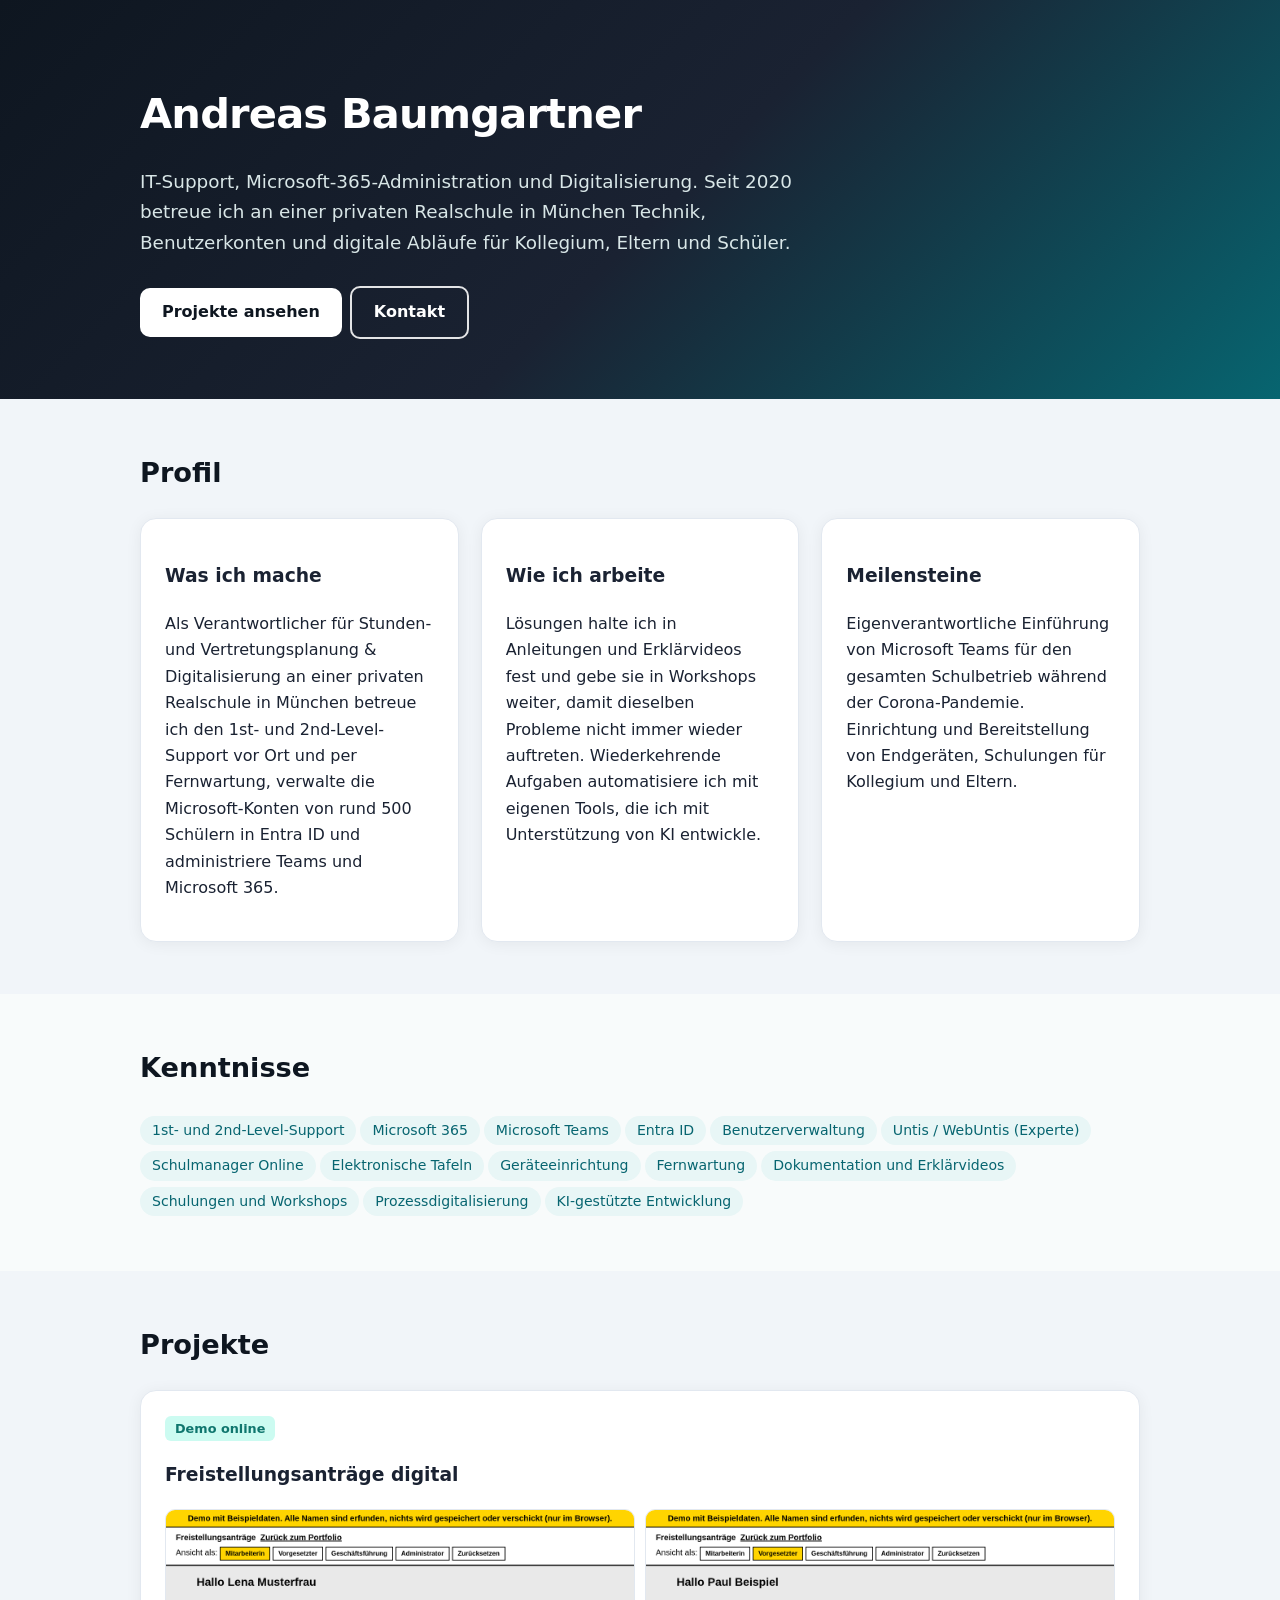
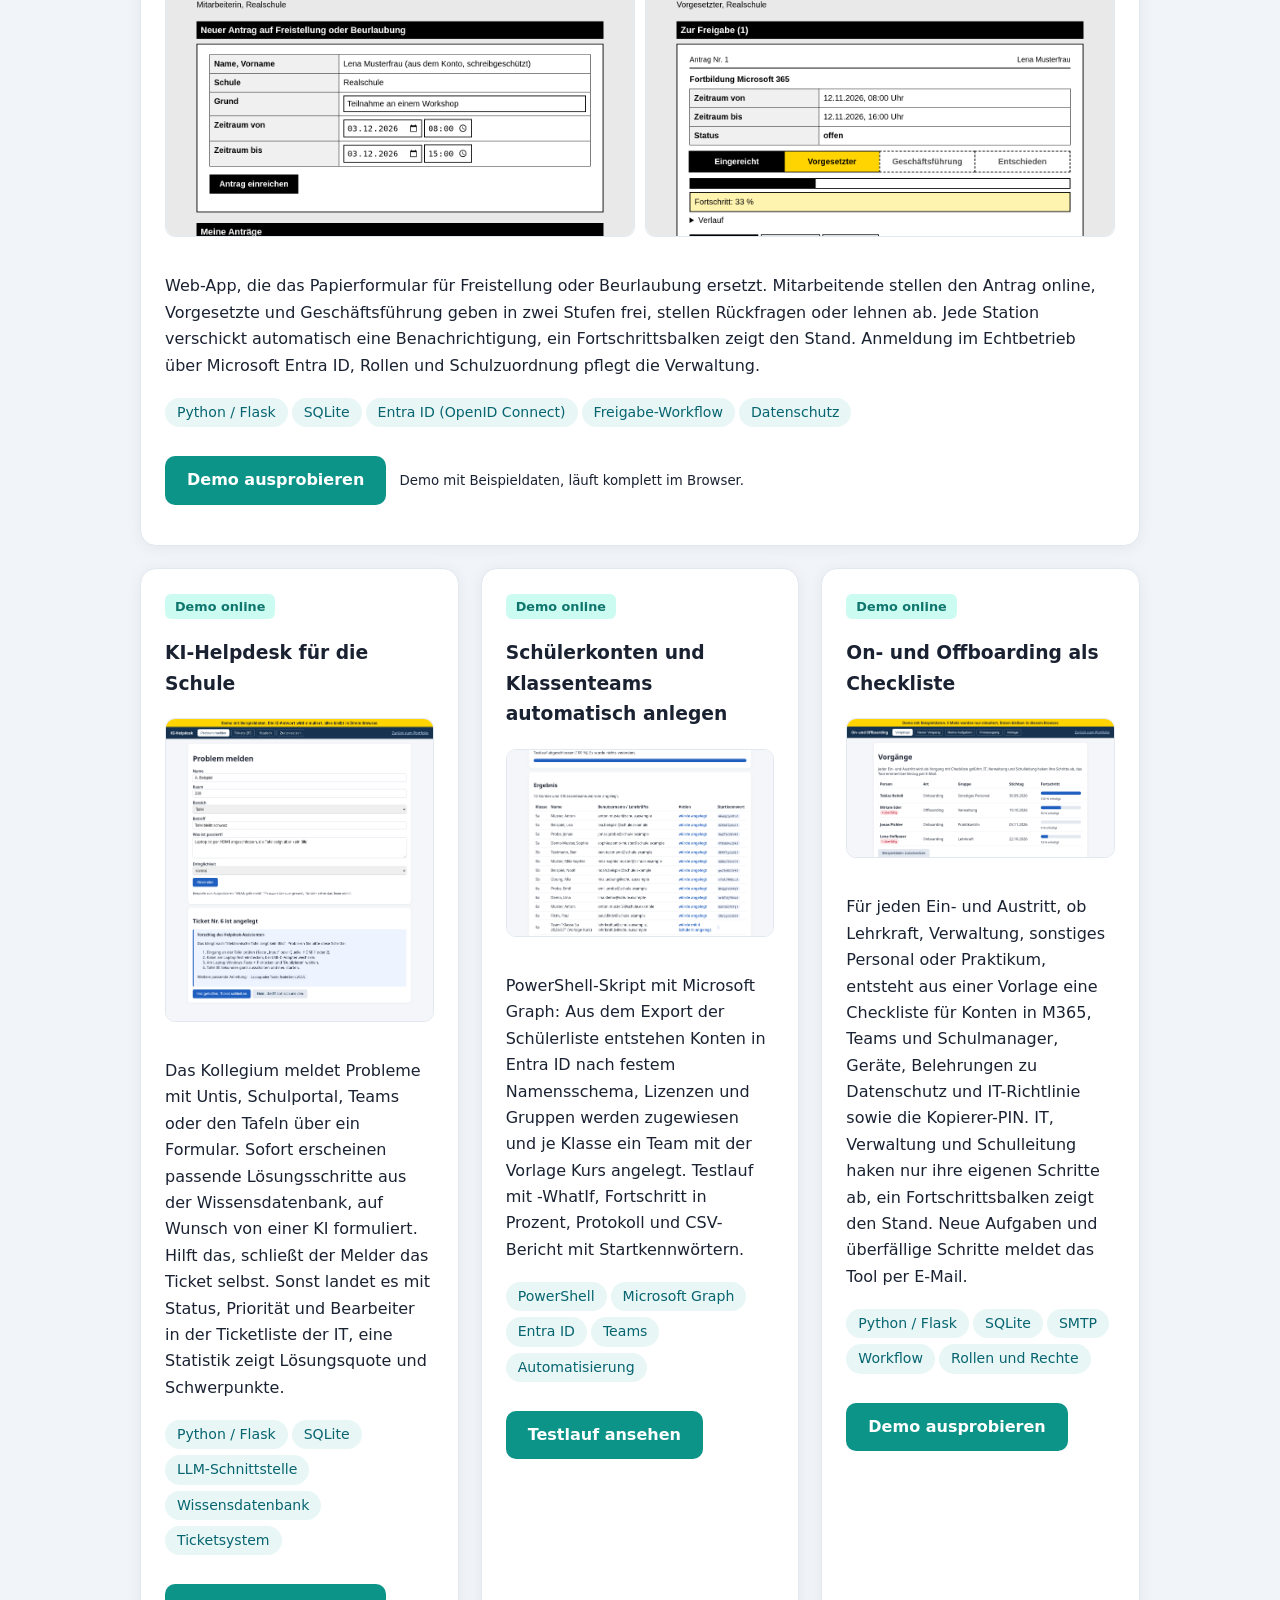
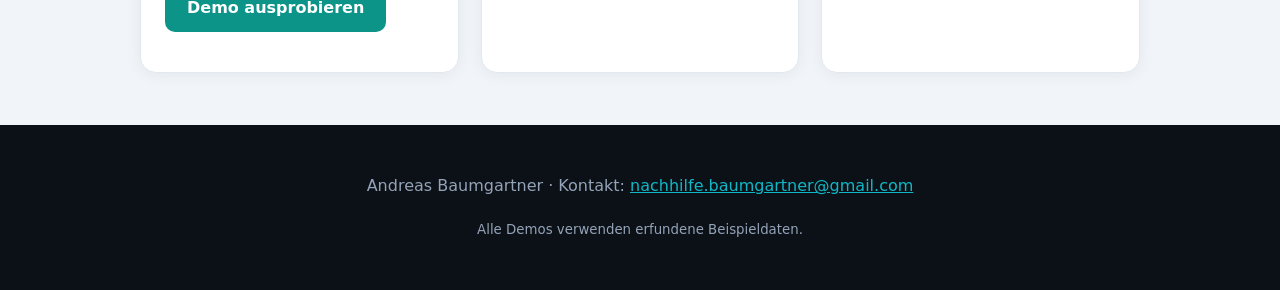
<file: index.html>
<!doctype html><html lang="de"><head><meta charset="utf-8"><meta name="viewport" content="width=device-width,initial-scale=1">
<title>Andreas Baumgartner | IT-Support und Administration</title><meta name="description" content="Portfolio von Andreas Baumgartner: IT-Support, Microsoft-365-Administration und eigene digitale Lösungen.">
<meta property="og:title" content="Andreas Baumgartner | IT-Support und Administration"><meta property="og:description" content="IT-Support, Microsoft-365-Administration und eigene digitale Lösungen mit Demos."><meta property="og:type" content="website"><meta property="og:url" content="https://baumgartner47.github.io/"><meta property="og:image" content="https://baumgartner47.github.io/assets/landing.png"><link rel="icon" href="data:image/svg+xml,%3Csvg xmlns=%27http://www.w3.org/2000/svg%27 viewBox=%270 0 64 64%27%3E%3Crect width=%2764%27 height=%2764%27 rx=%2712%27 fill=%27%230d9488%27/%3E%3Ctext x=%2732%27 y=%2742%27 font-size=%2728%27 text-anchor=%27middle%27 fill=%27white%27 font-family=%27Arial%27 font-weight=%27bold%27%3EAB%3C/text%3E%3C/svg%3E"><link rel="stylesheet" href="assets/style.css"></head><body>
<header><div class="wrap"><h1>Andreas Baumgartner</h1>
<p>IT-Support, Microsoft-365-Administration und Digitalisierung. Seit 2020 betreue ich an einer privaten Realschule in München Technik, Benutzerkonten und digitale Abläufe für Kollegium, Eltern und Schüler.</p>
<a class="btn" href="#projekte">Projekte ansehen</a><a class="btn o" href="mailto:nachhilfe.baumgartner@gmail.com">Kontakt</a></div></header>
<section><div class="wrap"><h2>Profil</h2><div class="grid">
<div class="card"><h3>Was ich mache</h3><p>Als Verantwortlicher für Stunden- und Vertretungsplanung &amp; Digitalisierung an einer privaten Realschule in München betreue ich den 1st- und 2nd-Level-Support vor Ort und per Fernwartung, verwalte die Microsoft-Konten von rund 500 Schülern in Entra ID und administriere Teams und Microsoft 365.</p></div>
<div class="card"><h3>Wie ich arbeite</h3><p>Lösungen halte ich in Anleitungen und Erklärvideos fest und gebe sie in Workshops weiter, damit dieselben Probleme nicht immer wieder auftreten. Wiederkehrende Aufgaben automatisiere ich mit eigenen Tools, die ich mit Unterstützung von KI entwickle.</p></div>
<div class="card"><h3>Meilensteine</h3><p>Eigenverantwortliche Einführung von Microsoft Teams für den gesamten Schulbetrieb während der Corona-Pandemie. Einrichtung und Bereitstellung von Endgeräten, Schulungen für Kollegium und Eltern.</p></div>
</div></div></section>
<section class="alt"><div class="wrap"><h2>Kenntnisse</h2><div class="tags">
<span>1st- und 2nd-Level-Support</span><span>Microsoft 365</span><span>Microsoft Teams</span><span>Entra ID</span><span>Benutzerverwaltung</span><span>Untis / WebUntis (Experte)</span><span>Schulmanager Online</span><span>Elektronische Tafeln</span><span>Geräteeinrichtung</span><span>Fernwartung</span><span>Dokumentation und Erklärvideos</span><span>Schulungen und Workshops</span><span>Prozessdigitalisierung</span><span>KI-gestützte Entwicklung</span>
</div></div></section>
<section id="projekte"><div class="wrap"><h2>Projekte</h2><div class="grid">
<div class="card" style="grid-column:1/-1"><span class="badge live">Demo online</span><h3>Freistellungsanträge digital</h3>
<div class="shots"><a href="freistellungen-demo/"><img src="assets/demo_antrag.png" alt="Antragsformular der Demo"></a><a href="freistellungen-demo/"><img src="assets/demo_freigabe.png" alt="Freigabeansicht der Demo"></a></div>
<p>Web-App, die das Papierformular für Freistellung oder Beurlaubung ersetzt. Mitarbeitende stellen den Antrag online, Vorgesetzte und Geschäftsführung geben in zwei Stufen frei, stellen Rückfragen oder lehnen ab. Jede Station verschickt automatisch eine Benachrichtigung, ein Fortschrittsbalken zeigt den Stand. Anmeldung im Echtbetrieb über Microsoft Entra ID, Rollen und Schulzuordnung pflegt die Verwaltung.</p>
<div class="tags"><span>Python / Flask</span><span>SQLite</span><span>Entra ID (OpenID Connect)</span><span>Freigabe-Workflow</span><span>Datenschutz</span></div>
<p><a class="btn primary" href="freistellungen-demo/">Demo ausprobieren</a> <small>Demo mit Beispieldaten, läuft komplett im Browser.</small></p></div>
<div class="card"><span class="badge live">Demo online</span><h3>KI-Helpdesk für die Schule</h3>
<a href="helpdesk-demo/"><img src="assets/helpdesk.png" alt="KI-Helpdesk-Demo"></a>
<p>Das Kollegium meldet Probleme mit Untis, Schulportal, Teams oder den Tafeln über ein Formular. Sofort erscheinen passende Lösungsschritte aus der Wissensdatenbank, auf Wunsch von einer KI formuliert. Hilft das, schließt der Melder das Ticket selbst. Sonst landet es mit Status, Priorität und Bearbeiter in der Ticketliste der IT, eine Statistik zeigt Lösungsquote und Schwerpunkte.</p>
<div class="tags"><span>Python / Flask</span><span>SQLite</span><span>LLM-Schnittstelle</span><span>Wissensdatenbank</span><span>Ticketsystem</span></div>
<p><a class="btn primary" href="helpdesk-demo/">Demo ausprobieren</a></p></div>
<div class="card"><span class="badge live">Demo online</span><h3>Schülerkonten und Klassenteams automatisch anlegen</h3>
<a href="kontenautomatik-demo/"><img src="assets/kontenautomatik.png" alt="Kontenautomatik-Demo"></a>
<p>PowerShell-Skript mit Microsoft Graph: Aus dem Export der Schülerliste entstehen Konten in Entra ID nach festem Namensschema, Lizenzen und Gruppen werden zugewiesen und je Klasse ein Team mit der Vorlage Kurs angelegt. Testlauf mit -WhatIf, Fortschritt in Prozent, Protokoll und CSV-Bericht mit Startkennwörtern.</p>
<div class="tags"><span>PowerShell</span><span>Microsoft Graph</span><span>Entra ID</span><span>Teams</span><span>Automatisierung</span></div>
<p><a class="btn primary" href="kontenautomatik-demo/">Testlauf ansehen</a></p></div>
<div class="card"><span class="badge live">Demo online</span><h3>On- und Offboarding als Checkliste</h3>
<a href="onboarding-demo/"><img src="assets/onboarding.png" alt="On- und Offboarding-Demo"></a>
<p>Für jeden Ein- und Austritt, ob Lehrkraft, Verwaltung, sonstiges Personal oder Praktikum, entsteht aus einer Vorlage eine Checkliste für Konten in M365, Teams und Schulmanager, Geräte, Belehrungen zu Datenschutz und IT-Richtlinie sowie die Kopierer-PIN. IT, Verwaltung und Schulleitung haken nur ihre eigenen Schritte ab, ein Fortschrittsbalken zeigt den Stand. Neue Aufgaben und überfällige Schritte meldet das Tool per E-Mail.</p>
<div class="tags"><span>Python / Flask</span><span>SQLite</span><span>SMTP</span><span>Workflow</span><span>Rollen und Rechte</span></div>
<p><a class="btn primary" href="onboarding-demo/">Demo ausprobieren</a></p></div>
</div></div></section>
<footer><div class="wrap"><p>Andreas Baumgartner · Kontakt: <a href="mailto:nachhilfe.baumgartner@gmail.com">nachhilfe.baumgartner@gmail.com</a></p><p><small>Alle Demos verwenden erfundene Beispieldaten.</small></p></div></footer>
</body></html>
</file>
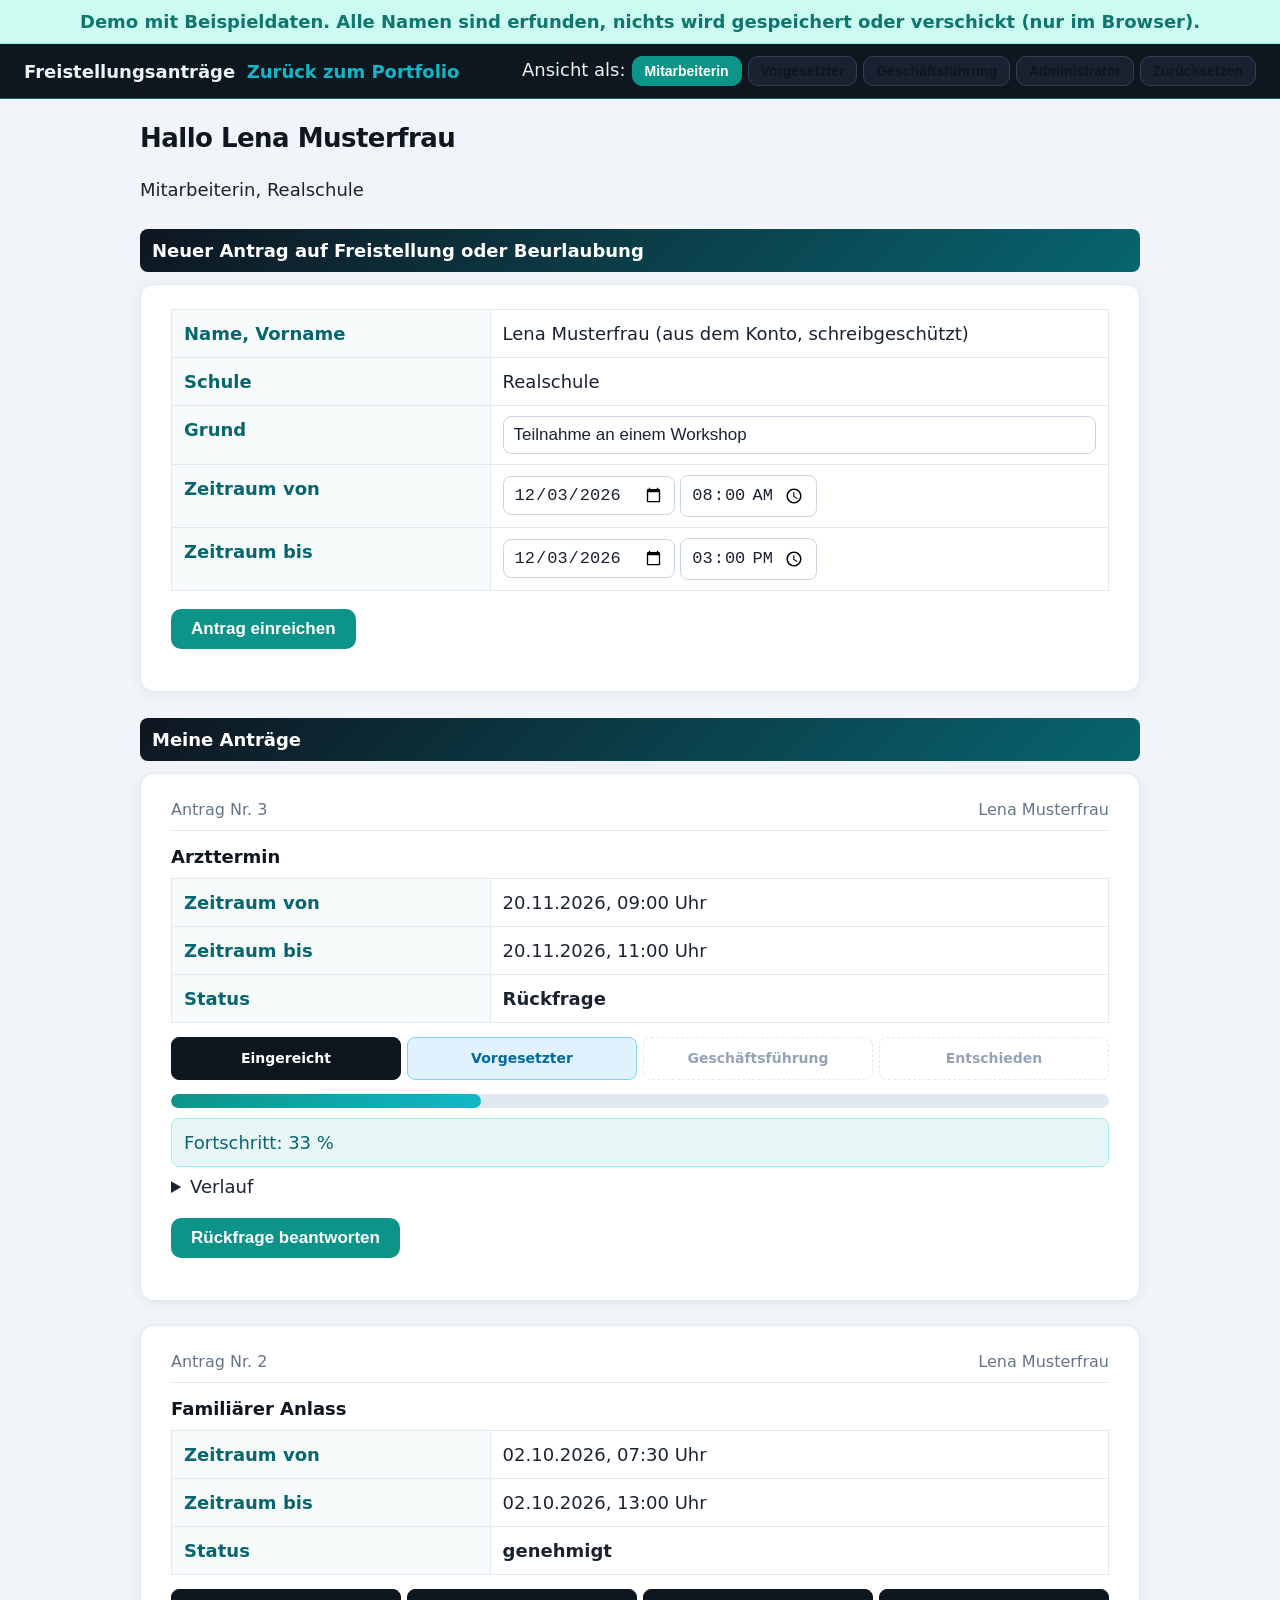
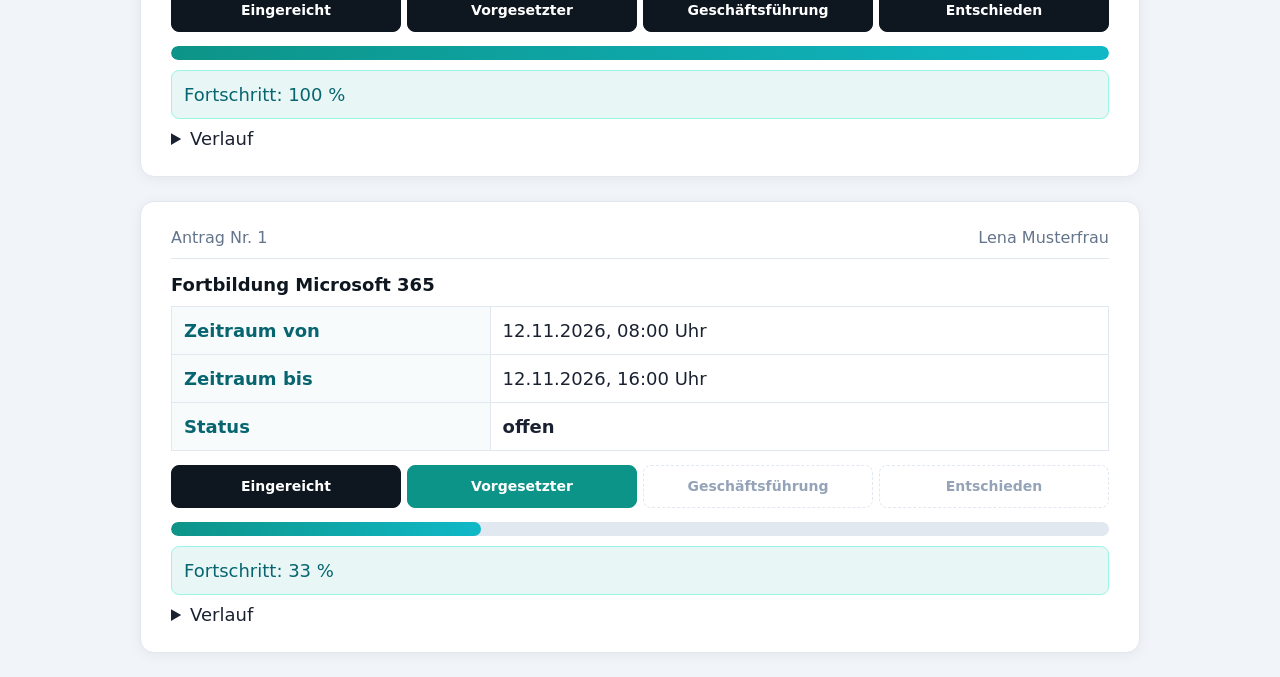
<file: freistellungen-demo/index.html>
<!doctype html><html lang="de"><head><meta charset="utf-8"><meta name="viewport" content="width=device-width,initial-scale=1">
<title>Freistellungsanträge (Demo mit Beispieldaten)</title><meta name="description" content="Demo mit Beispieldaten aus dem Portfolio von Andreas Baumgartner."><link rel="icon" href="data:image/svg+xml,%3Csvg xmlns=%27http://www.w3.org/2000/svg%27 viewBox=%270 0 64 64%27%3E%3Crect width=%2764%27 height=%2764%27 rx=%2712%27 fill=%27%230d9488%27/%3E%3Ctext x=%2732%27 y=%2742%27 font-size=%2728%27 text-anchor=%27middle%27 fill=%27white%27 font-family=%27Arial%27 font-weight=%27bold%27%3EAB%3C/text%3E%3C/svg%3E"><link rel="stylesheet" href="style.css"></head><body>
<div class="demo">Demo mit Beispieldaten. Alle Namen sind erfunden, nichts wird gespeichert oder verschickt (nur im Browser).</div>
<div class="top"><div><strong>Freistellungsanträge</strong> &nbsp;<a href="../">Zurück zum Portfolio</a></div>
<div class="role" id="roles"></div></div>
<main id="app"></main>
<script src="app.js"></script></body></html>
</file>
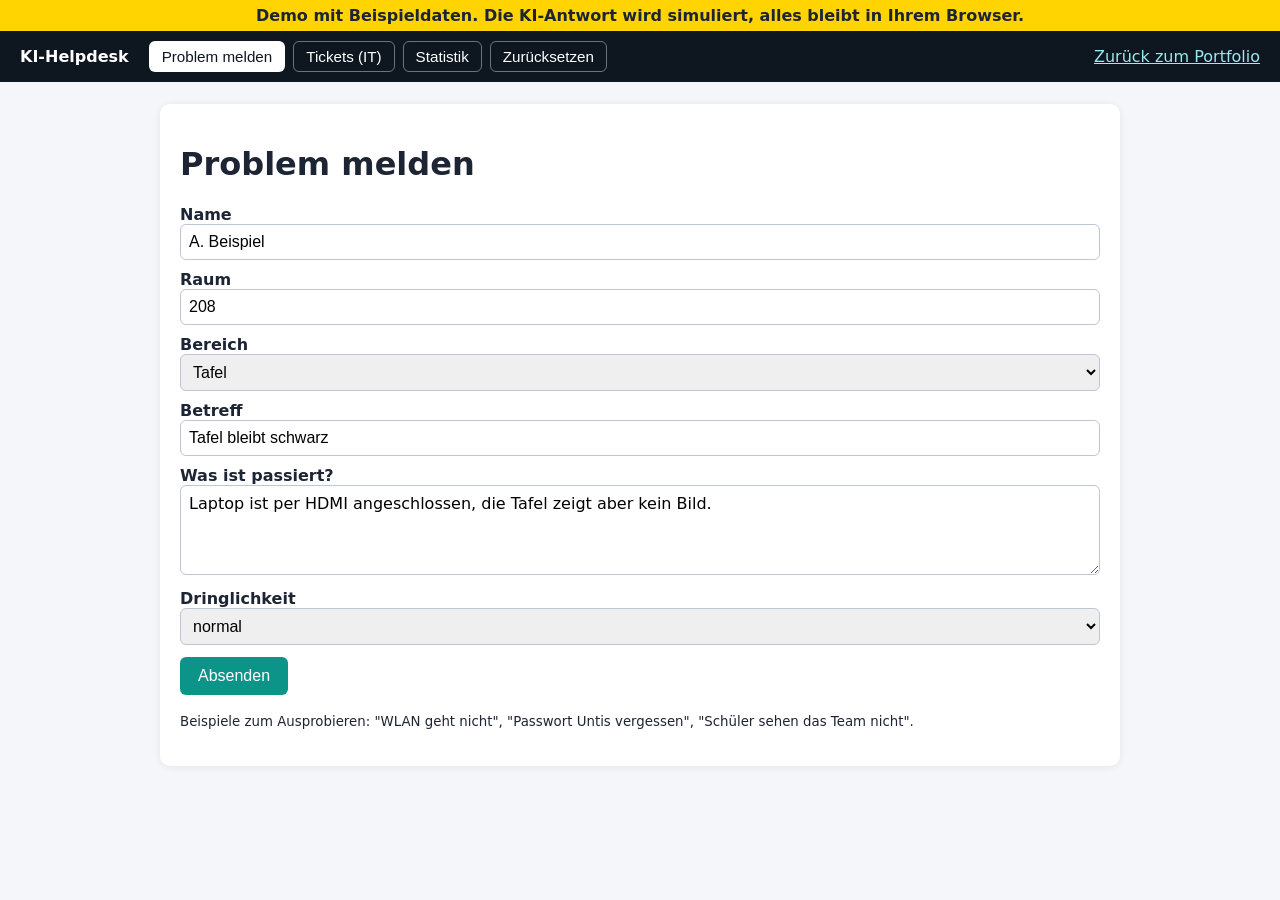
<file: helpdesk-demo/index.html>
<!doctype html><html lang="de"><head><meta charset="utf-8"><meta name="viewport" content="width=device-width,initial-scale=1">
<title>KI-Helpdesk (Demo mit Beispieldaten)</title><meta name="description" content="Demo mit Beispieldaten aus dem Portfolio von Andreas Baumgartner."><link rel="icon" href="data:image/svg+xml,%3Csvg xmlns=%27http://www.w3.org/2000/svg%27 viewBox=%270 0 64 64%27%3E%3Crect width=%2764%27 height=%2764%27 rx=%2712%27 fill=%27%230d9488%27/%3E%3Ctext x=%2732%27 y=%2742%27 font-size=%2728%27 text-anchor=%27middle%27 fill=%27white%27 font-family=%27Arial%27 font-weight=%27bold%27%3EAB%3C/text%3E%3C/svg%3E"><link rel="stylesheet" href="style.css"></head><body>
<div class="demo">Demo mit Beispieldaten. Die KI-Antwort wird simuliert, alles bleibt in Ihrem Browser.</div>
<nav><b>KI-Helpdesk</b><button data-v="melden" class="on">Problem melden</button><button data-v="liste">Tickets (IT)</button><button data-v="statistik">Statistik</button><button data-v="reset">Zurücksetzen</button><a href="../">Zurück zum Portfolio</a></nav>
<main id="app"></main><script src="app.js"></script></body></html>
</file>
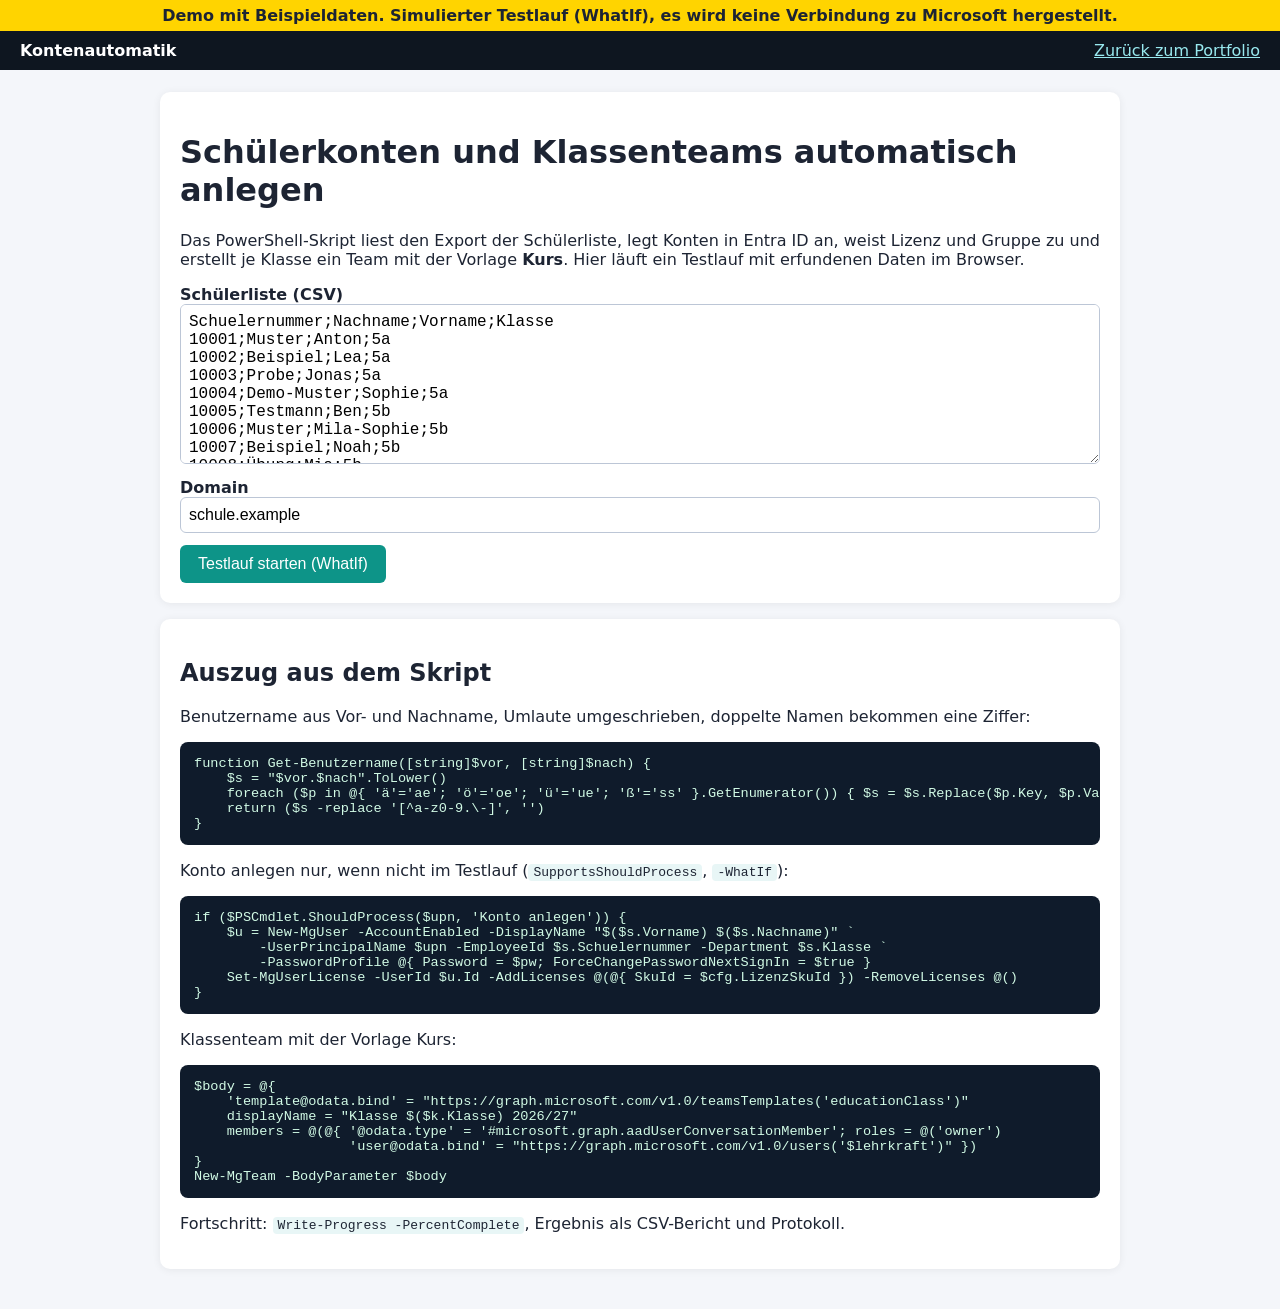
<file: kontenautomatik-demo/index.html>
<!doctype html><html lang="de"><head><meta charset="utf-8"><meta name="viewport" content="width=device-width,initial-scale=1">
<title>Kontenautomatik (Demo mit Beispieldaten)</title><meta name="description" content="Demo mit Beispieldaten aus dem Portfolio von Andreas Baumgartner."><link rel="icon" href="data:image/svg+xml,%3Csvg xmlns=%27http://www.w3.org/2000/svg%27 viewBox=%270 0 64 64%27%3E%3Crect width=%2764%27 height=%2764%27 rx=%2712%27 fill=%27%230d9488%27/%3E%3Ctext x=%2732%27 y=%2742%27 font-size=%2728%27 text-anchor=%27middle%27 fill=%27white%27 font-family=%27Arial%27 font-weight=%27bold%27%3EAB%3C/text%3E%3C/svg%3E"><link rel="stylesheet" href="style.css"></head><body>
<div class="demo">Demo mit Beispieldaten. Simulierter Testlauf (WhatIf), es wird keine Verbindung zu Microsoft hergestellt.</div>
<nav><b>Kontenautomatik</b><a href="../">Zurück zum Portfolio</a></nav>
<main>
<div class="box"><h1>Schülerkonten und Klassenteams automatisch anlegen</h1>
<p>Das PowerShell-Skript liest den Export der Schülerliste, legt Konten in Entra ID an, weist Lizenz und Gruppe zu und erstellt je Klasse ein Team mit der Vorlage <b>Kurs</b>. Hier läuft ein Testlauf mit erfundenen Daten im Browser.</p>
<label>Schülerliste (CSV)</label><textarea id="csv" style="min-height:160px;font-family:monospace"></textarea>
<label>Domain</label><input id="dom" value="schule.example">
<button class="btn" id="go">Testlauf starten (WhatIf)</button>
<div id="prog" style="display:none"><p id="pt"></p><div class="bar"><span id="pb" style="width:0"></span></div></div></div>
<div id="out"></div>
<div class="box"><h2>Auszug aus dem Skript</h2>
<p>Benutzername aus Vor- und Nachname, Umlaute umgeschrieben, doppelte Namen bekommen eine Ziffer:</p>
<pre>function Get-Benutzername([string]$vor, [string]$nach) {
    $s = "$vor.$nach".ToLower()
    foreach ($p in @{ 'ä'='ae'; 'ö'='oe'; 'ü'='ue'; 'ß'='ss' }.GetEnumerator()) { $s = $s.Replace($p.Key, $p.Value) }
    return ($s -replace '[^a-z0-9.\-]', '')
}</pre>
<p>Konto anlegen nur, wenn nicht im Testlauf (<code>SupportsShouldProcess</code>, <code>-WhatIf</code>):</p>
<pre>if ($PSCmdlet.ShouldProcess($upn, 'Konto anlegen')) {
    $u = New-MgUser -AccountEnabled -DisplayName "$($s.Vorname) $($s.Nachname)" `
        -UserPrincipalName $upn -EmployeeId $s.Schuelernummer -Department $s.Klasse `
        -PasswordProfile @{ Password = $pw; ForceChangePasswordNextSignIn = $true }
    Set-MgUserLicense -UserId $u.Id -AddLicenses @(@{ SkuId = $cfg.LizenzSkuId }) -RemoveLicenses @()
}</pre>
<p>Klassenteam mit der Vorlage Kurs:</p>
<pre>$body = @{
    'template@odata.bind' = "https://graph.microsoft.com/v1.0/teamsTemplates('educationClass')"
    displayName = "Klasse $($k.Klasse) 2026/27"
    members = @(@{ '@odata.type' = '#microsoft.graph.aadUserConversationMember'; roles = @('owner')
                   'user@odata.bind' = "https://graph.microsoft.com/v1.0/users('$lehrkraft')" })
}
New-MgTeam -BodyParameter $body</pre>
<p>Fortschritt: <code>Write-Progress -PercentComplete</code>, Ergebnis als CSV-Bericht und Protokoll.</p></div>
</main><script src="app.js"></script></body></html>
</file>
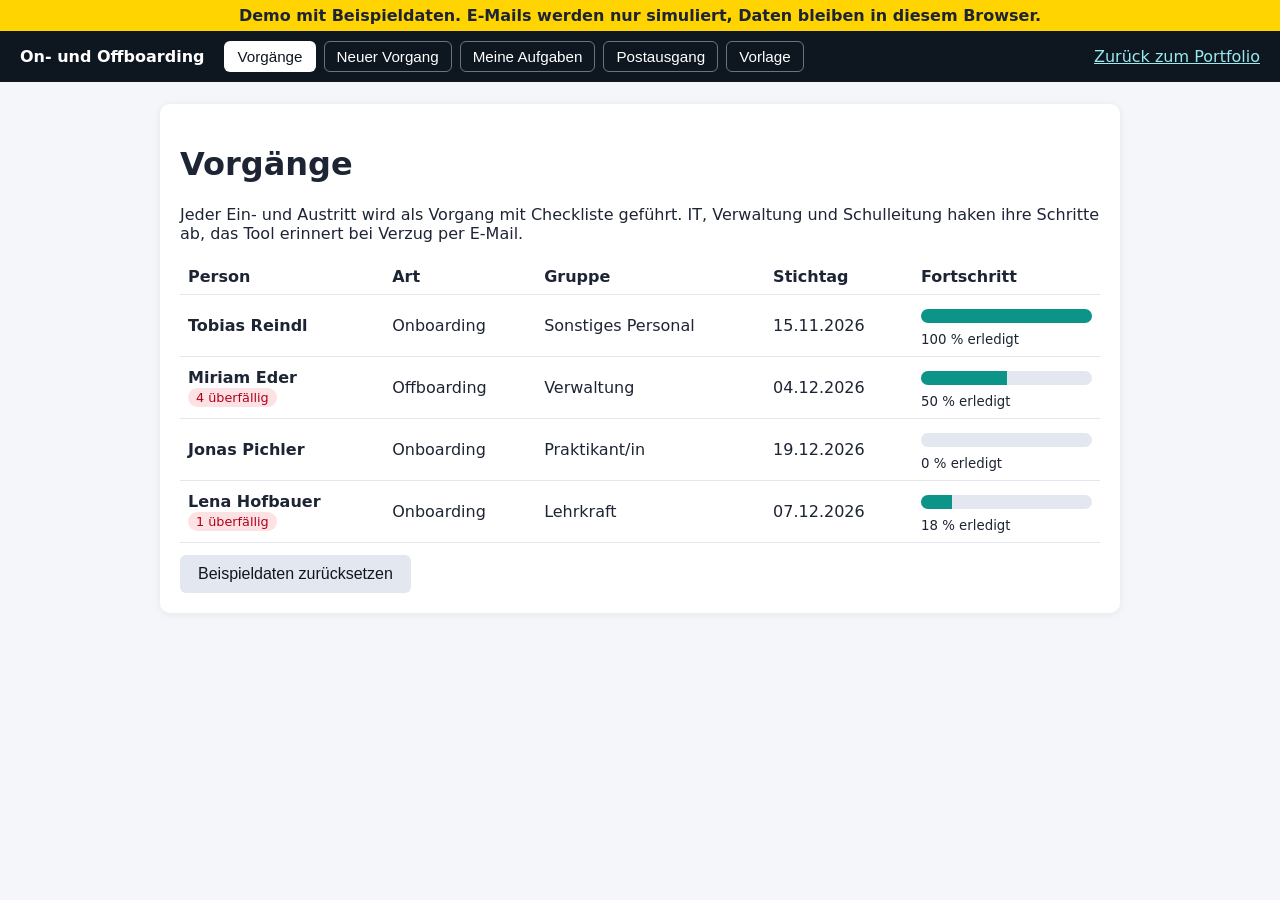
<file: onboarding-demo/index.html>
<!doctype html><html lang="de"><head><meta charset="utf-8"><meta name="viewport" content="width=device-width,initial-scale=1">
<title>On- und Offboarding (Demo mit Beispieldaten)</title><meta name="description" content="Demo mit Beispieldaten aus dem Portfolio von Andreas Baumgartner."><link rel="icon" href="data:image/svg+xml,%3Csvg xmlns=%27http://www.w3.org/2000/svg%27 viewBox=%270 0 64 64%27%3E%3Crect width=%2764%27 height=%2764%27 rx=%2712%27 fill=%27%230d9488%27/%3E%3Ctext x=%2732%27 y=%2742%27 font-size=%2728%27 text-anchor=%27middle%27 fill=%27white%27 font-family=%27Arial%27 font-weight=%27bold%27%3EAB%3C/text%3E%3C/svg%3E"><link rel="stylesheet" href="style.css"></head><body>
<div class="demo">Demo mit Beispieldaten. E-Mails werden nur simuliert, Daten bleiben in diesem Browser.</div>
<nav><b>On- und Offboarding</b><button data-v="liste" class="on">Vorgänge</button><button data-v="neu">Neuer Vorgang</button><button data-v="aufgaben">Meine Aufgaben</button><button data-v="post">Postausgang</button><button data-v="vorlage">Vorlage</button><a href="../">Zurück zum Portfolio</a></nav>
<main id="app"></main>
<script src="app.js"></script></body></html>
</file>
<file: assets/style.css>
*{box-sizing:border-box}
body{margin:0;font-family:Inter,system-ui,-apple-system,"Segoe UI",Roboto,Arial,sans-serif;color:#1a2232;background:#f1f5f9;line-height:1.65}
a{color:#0898a6}
.wrap{max-width:1040px;margin:0 auto;padding:0 20px}
header{background:linear-gradient(135deg,#0e1620 0%,#1a2232 52%,#076570 100%);color:#fff;padding:80px 0 60px}
header h1{font-size:2.6rem;margin:0;letter-spacing:-.02em}
header p{font-size:1.15rem;max-width:680px;opacity:.93;color:#e8f6f6}
.btn{display:inline-block;background:#fff;color:#0e1620;padding:11px 22px;border-radius:10px;font-weight:600;text-decoration:none;margin:10px 8px 0 0}
.btn.o{background:transparent;color:#fff;border:2px solid rgba(255,255,255,.88)}
.btn.primary{background:#0d9488;color:#fff}
.btn.primary:hover{background:#0f766e}
section{padding:52px 0}
section.alt{background:#f8fbfb}
h2{font-size:1.7rem;margin:0 0 22px;color:#0e1620}
.grid{display:grid;grid-template-columns:repeat(auto-fit,minmax(280px,1fr));gap:22px}
.card{background:#fff;border-radius:16px;box-shadow:0 2px 16px rgba(12,17,23,.06);padding:24px;overflow:hidden;border:1px solid #e2e8f0}
.card img{width:100%;border-radius:10px;border:1px solid #e2e8f0;margin-bottom:12px}
.tags span{display:inline-block;background:#e8f6f6;color:#076570;border-radius:20px;padding:3px 12px;margin:3px 4px 3px 0;font-size:.88rem}
.badge{display:inline-block;background:#ffe9a8;color:#6b4e00;border-radius:6px;padding:2px 10px;font-size:.8rem;font-weight:600}
.badge.live{background:#ccfbf1;color:#0f766e}
.shots{display:grid;grid-template-columns:1fr 1fr;gap:10px}
footer{background:#0c1117;color:#94a3b8;padding:32px 0;text-align:center}
footer a{color:#10b8c7}
@media(max-width:600px){header h1{font-size:2rem}.shots{grid-template-columns:1fr}}
</file>
<file: freistellungen-demo/style.css>
body{font-family:Inter,system-ui,-apple-system,"Segoe UI",Roboto,Arial,sans-serif;font-size:18px;line-height:1.5;color:#1a2232;background:#f1f5f9;margin:0}
.top{background:#0e1620;color:#e8f6f6;border-bottom:1px solid #076570;padding:12px 24px;display:flex;justify-content:space-between;align-items:center;flex-wrap:wrap;gap:8px}
.top a{color:#10b8c7;font-weight:600;margin-right:18px;text-decoration:none}
.top a:hover{text-decoration:underline}
.top form{display:inline}
.demo{background:#ccfbf1;color:#0f766e;font-weight:600;text-align:center;padding:8px 12px;border-bottom:1px solid #99f6e4}
main{max-width:1000px;margin:20px auto;padding:0 12px}
.paper{background:#fff;border:1px solid #e2e8f0;border-radius:14px;box-shadow:0 2px 14px rgba(12,17,23,.06);padding:24px 30px;margin-bottom:24px}
.hdr{display:flex;justify-content:space-between;border-bottom:1px solid #e2e8f0;padding-bottom:8px;font-size:16px;color:#64748b}
h1{font-size:26px;margin:18px 0 4px;color:#0e1620;letter-spacing:-.02em}
h2{font-size:18px;background:linear-gradient(135deg,#0e1620,#076570);color:#fff;padding:8px 12px;margin:26px 0 12px;border-radius:8px;font-weight:600}
h3{font-size:18px;margin:0 0 8px;color:#0e1620}
table.f{width:100%;border-collapse:collapse}
table.f th,table.f td{border:1px solid #e2e8f0;padding:10px 12px;vertical-align:top;text-align:left}
table.f th{width:34%;background:#f8fbfb;color:#076570;font-weight:600}
input[type=text],input[type=date],input[type=time],input[type=tel],select,textarea{font-size:17px;padding:8px 10px;border:1px solid #cbd5e1;border-radius:8px;background:#fff;color:#1a2232;max-width:100%;box-sizing:border-box}
input[type=text]:focus,input[type=date]:focus,input[type=time]:focus,input[type=tel]:focus,select:focus,textarea:focus{outline:2px solid #0d9488;outline-offset:1px;border-color:#0d9488}
textarea{width:100%;min-height:90px}
input[type=text],input[type=tel]{width:100%}
input[type=checkbox],input[type=radio]{width:20px;height:20px;vertical-align:middle;margin-right:6px;accent-color:#0d9488}
label.c{display:inline-block;margin:3px 16px 3px 0;white-space:nowrap}
.hint{background:#e8f6f6;border:1px solid #99f6e4;border-radius:8px;padding:10px 12px;font-weight:600;margin:6px 0;color:#076570}
.btn,button{font-size:17px;font-weight:600;padding:10px 20px;border:none;border-radius:10px;background:#0d9488;color:#fff;cursor:pointer;text-decoration:none;display:inline-block}
.btn:hover,button:hover{background:#0f766e}
.btn.light,button.light{background:#fff;color:#0e1620;border:1px solid #cbd5e1}
.btn.light:hover,button.light:hover{border-color:#0d9488;color:#0d9488}
.flash{padding:10px 14px;border:1px solid #e2e8f0;border-radius:8px;margin-bottom:12px;font-weight:600}
.flash.ok{background:#ccfbf1;color:#0f766e;border-color:#99f6e4}.flash.err{background:#fee2e2;color:#991b1b;border-color:#fecaca}
.steps{display:flex;gap:6px;margin:14px 0;padding:0;list-style:none}
.steps li{flex:1;text-align:center;padding:10px 4px;border:1px solid #e2e8f0;border-radius:8px;background:#fff;font-weight:600;font-size:14px;color:#64748b}
.steps li.done{background:#0e1620;color:#fff;border-color:#0e1620}
.steps li.now{background:#0d9488;color:#fff;border-color:#0d9488}
.steps li.ask{background:#e0f2fe;color:#0369a1;border-color:#7dd3fc}
.steps li.bad{background:#fee2e2;color:#991b1b;border-color:#fecaca}
.steps li.todo{color:#94a3b8;border-style:dashed}
table.l{width:100%;border-collapse:collapse;background:#fff;border-radius:8px;overflow:hidden}
table.l th,table.l td{border:1px solid #e2e8f0;padding:8px 10px;text-align:left}
table.l th{background:#0e1620;color:#fff}
.box{border:1px solid #e2e8f0;border-radius:10px;padding:14px;margin:10px 0;background:#f8fbfb}
.tag{display:inline-block;border:1px solid #99f6e4;background:#e8f6f6;color:#076570;border-radius:999px;padding:2px 10px;font-weight:600;margin:2px;font-size:14px}
.stundenreihe label{margin-right:10px}
iframe.mail{width:100%;height:640px;border:1px solid #e2e8f0;border-radius:10px;background:#fff}
small,.muted{color:#64748b;font-size:15px}
.lg img{vertical-align:middle;margin-right:8px}
.full{width:100%}
img.mini{vertical-align:middle}
.bar{height:14px;border:none;border-radius:999px;background:#e2e8f0;margin:10px 0;overflow:hidden}.bar span{display:block;height:100%;background:linear-gradient(90deg,#0d9488,#10b8c7);transition:width .6s;border-radius:999px}
.role{display:inline-flex;gap:6px;flex-wrap:wrap}.role button{font-size:14px;padding:6px 12px;background:#1a2232;border:1px solid #334155}.role button.on{background:#0d9488;border-color:#0d9488;color:#fff}
.mailbox{background:#f8fbfb;border:1px dashed #94a3b8;border-radius:8px;padding:8px 12px;font-size:15px;margin:4px 0}
@media(max-width:700px){body{font-size:16px}.paper{padding:14px}.steps li{font-size:12px}}
@media(max-width:600px){input[type=date],input[type=time]{font-size:15px;width:100%;margin-bottom:4px}.steps{flex-wrap:wrap}.steps li{font-size:12px;padding:8px 2px;min-width:42%;overflow-wrap:anywhere}table.f th,table.f td{padding:6px;overflow-wrap:anywhere}.top{padding:10px 12px}main{overflow-wrap:anywhere}}
</file>
<file: helpdesk-demo/style.css>
body{font-family:system-ui,Segoe UI,Arial,sans-serif;margin:0;background:#f4f6fa;color:#1d2433}
.demo{background:#ffd400;text-align:center;font-weight:700;padding:6px}
nav{background:#0e1620;padding:10px 20px;display:flex;gap:8px;flex-wrap:wrap;align-items:center}nav b{color:#fff;margin-right:12px}
nav button{background:transparent;color:#fff;border:1px solid #fff6;border-radius:6px;padding:6px 12px;cursor:pointer;font-size:.95rem}nav button.on{background:#fff;color:#0e1620}
nav a{color:#99e9ef;margin-left:auto}
main{max-width:960px;margin:22px auto;padding:0 16px}.box{background:#fff;border-radius:10px;padding:20px;box-shadow:0 1px 8px #0001;margin-bottom:16px}
label{display:block;font-weight:600;margin-top:10px}input,select,textarea{width:100%;padding:8px;font-size:1rem;border:1px solid #bcc6d6;border-radius:6px;box-sizing:border-box}
textarea{min-height:90px;font-family:inherit}.btn{background:#0d9488;color:#fff;border:0;padding:10px 18px;border-radius:6px;font-size:1rem;margin:12px 8px 0 0;cursor:pointer}.btn.l{background:#e3e8f0;color:#0e1620}
table{width:100%;border-collapse:collapse;background:#fff}td,th{padding:8px;border-bottom:1px solid #e3e8f0;text-align:left}
.hoch{color:#b00020;font-weight:700}.bar{height:14px;background:#e3e8f0;border-radius:7px;overflow:hidden;margin:6px 0}.bar span{display:block;height:100%;background:#0d9488;transition:width .2s}
.ki{background:#f0fafa;border-left:4px solid #0d9488;padding:12px 16px;border-radius:6px}.chip{display:inline-block;background:#e8f6f6;border-radius:12px;padding:2px 10px;margin:2px;font-size:.85rem}
.kpi{display:grid;grid-template-columns:repeat(auto-fit,minmax(160px,1fr));gap:12px}.kpi div{background:#fff;border-radius:10px;padding:14px;box-shadow:0 1px 8px #0001}.kpi b{font-size:1.8rem;display:block}
@media(max-width:700px){table{display:block;overflow-x:auto;max-width:100%}}
</file>
<file: kontenautomatik-demo/style.css>
body{font-family:system-ui,Segoe UI,Arial,sans-serif;margin:0;background:#f4f6fa;color:#1d2433}
.demo{background:#ffd400;text-align:center;font-weight:700;padding:6px}
nav{background:#0e1620;padding:10px 20px;display:flex;gap:8px;flex-wrap:wrap;align-items:center}nav b{color:#fff;margin-right:12px}
nav button{background:transparent;color:#fff;border:1px solid #fff6;border-radius:6px;padding:6px 12px;cursor:pointer;font-size:.95rem}nav button.on{background:#fff;color:#0e1620}
nav a{color:#99e9ef;margin-left:auto}
main{max-width:960px;margin:22px auto;padding:0 16px}.box{background:#fff;border-radius:10px;padding:20px;box-shadow:0 1px 8px #0001;margin-bottom:16px}
label{display:block;font-weight:600;margin-top:10px}input,select,textarea{width:100%;padding:8px;font-size:1rem;border:1px solid #bcc6d6;border-radius:6px;box-sizing:border-box}
textarea{min-height:90px;font-family:inherit}.btn{background:#0d9488;color:#fff;border:0;padding:10px 18px;border-radius:6px;font-size:1rem;margin:12px 8px 0 0;cursor:pointer}.btn.l{background:#e3e8f0;color:#0e1620}
table{width:100%;border-collapse:collapse;background:#fff}td,th{padding:8px;border-bottom:1px solid #e3e8f0;text-align:left}
.hoch{color:#b00020;font-weight:700}.bar{height:14px;background:#e3e8f0;border-radius:7px;overflow:hidden;margin:6px 0}.bar span{display:block;height:100%;background:#0d9488;transition:width .2s}
.ki{background:#f0fafa;border-left:4px solid #0d9488;padding:12px 16px;border-radius:6px}.chip{display:inline-block;background:#e8f6f6;border-radius:12px;padding:2px 10px;margin:2px;font-size:.85rem}
.kpi{display:grid;grid-template-columns:repeat(auto-fit,minmax(160px,1fr));gap:12px}.kpi div{background:#fff;border-radius:10px;padding:14px;box-shadow:0 1px 8px #0001}.kpi b{font-size:1.8rem;display:block}
pre{background:#0f1b2b;color:#d1fae5;padding:14px;border-radius:8px;overflow:auto;font-size:.85rem}
.ok{color:#1d6b2a;font-weight:600}.neu{color:#0d9488;font-weight:600}code{background:#e8f6f6;padding:1px 5px;border-radius:4px}
@media(max-width:700px){table{display:block;overflow-x:auto;max-width:100%}}
</file>
<file: onboarding-demo/style.css>
body{font-family:system-ui,Segoe UI,Arial,sans-serif;margin:0;background:#f4f6fa;color:#1d2433}
.demo{background:#ffd400;text-align:center;font-weight:700;padding:6px}
nav{background:#0e1620;padding:10px 20px;display:flex;gap:8px;flex-wrap:wrap;align-items:center}nav b{color:#fff;margin-right:12px}
nav button{background:transparent;color:#fff;border:1px solid #fff6;border-radius:6px;padding:6px 12px;cursor:pointer;font-size:.95rem}nav button.on{background:#fff;color:#0e1620}
nav a{color:#99e9ef;margin-left:auto}
main{max-width:960px;margin:22px auto;padding:0 16px}.box{background:#fff;border-radius:10px;padding:20px;box-shadow:0 1px 8px #0001;margin-bottom:16px}
label{display:block;font-weight:600;margin-top:10px}input,select,textarea{width:100%;padding:8px;font-size:1rem;border:1px solid #bcc6d6;border-radius:6px;box-sizing:border-box}
textarea{min-height:90px;font-family:inherit}.btn{background:#0d9488;color:#fff;border:0;padding:10px 18px;border-radius:6px;font-size:1rem;margin:12px 8px 0 0;cursor:pointer}.btn.l{background:#e3e8f0;color:#0e1620}
table{width:100%;border-collapse:collapse;background:#fff}td,th{padding:8px;border-bottom:1px solid #e3e8f0;text-align:left}
.hoch{color:#b00020;font-weight:700}.bar{height:14px;background:#e3e8f0;border-radius:7px;overflow:hidden;margin:6px 0}.bar span{display:block;height:100%;background:#0d9488;transition:width .2s}
.ki{background:#f0fafa;border-left:4px solid #0d9488;padding:12px 16px;border-radius:6px}.chip{display:inline-block;background:#e8f6f6;border-radius:12px;padding:2px 10px;margin:2px;font-size:.85rem}
.kpi{display:grid;grid-template-columns:repeat(auto-fit,minmax(160px,1fr));gap:12px}.kpi div{background:#fff;border-radius:10px;padding:14px;box-shadow:0 1px 8px #0001}.kpi b{font-size:1.8rem;display:block}
pre{background:#0f1b2b;color:#d1fae5;padding:14px;border-radius:8px;overflow:auto;font-size:.85rem}
.ok{color:#1d6b2a;font-weight:600}.neu{color:#0d9488;font-weight:600}code{background:#e8f6f6;padding:1px 5px;border-radius:4px}
@media(max-width:700px){table{display:block;overflow-x:auto;max-width:100%}}
.pill{display:inline-block;padding:2px 8px;border-radius:10px;font-size:.8rem;background:#e3e8f0;color:#0e1620;margin-right:4px}
.pill.it{background:#d5f5f6}.pill.vw{background:#e6f5ea}.pill.sl{background:#fff1d6}.pill.ov{background:#fde2e4;color:#b00020}.pill.ok{background:#d9f2df;color:#116b2e}
.vg{cursor:pointer}.vg:hover{background:#f7f9fc}.row{display:flex;gap:12px;flex-wrap:wrap}.row>div{flex:1 1 200px}
.step{display:flex;gap:10px;align-items:flex-start;padding:8px 0;border-bottom:1px solid #e3e8f0}.step input{width:auto;margin-top:4px}.step.done .t{text-decoration:line-through;color:#6b7690}
.mail{border:1px solid #e3e8f0;border-radius:8px;padding:10px 14px;margin:8px 0;background:#fbfcfe}.mail pre{white-space:pre-wrap;font-family:inherit;margin:6px 0 0}
.cb{display:flex;gap:16px;flex-wrap:wrap;margin-top:6px}.cb label{font-weight:400;display:flex;gap:6px;align-items:center;margin:0}.cb input{width:auto}
.tw{overflow-x:auto}@media(max-width:600px){td,th{padding:6px;font-size:.9rem}.hide-m{display:none}nav a{margin-left:0}}
.mail pre{background:transparent;color:inherit;padding:0}
</file>
